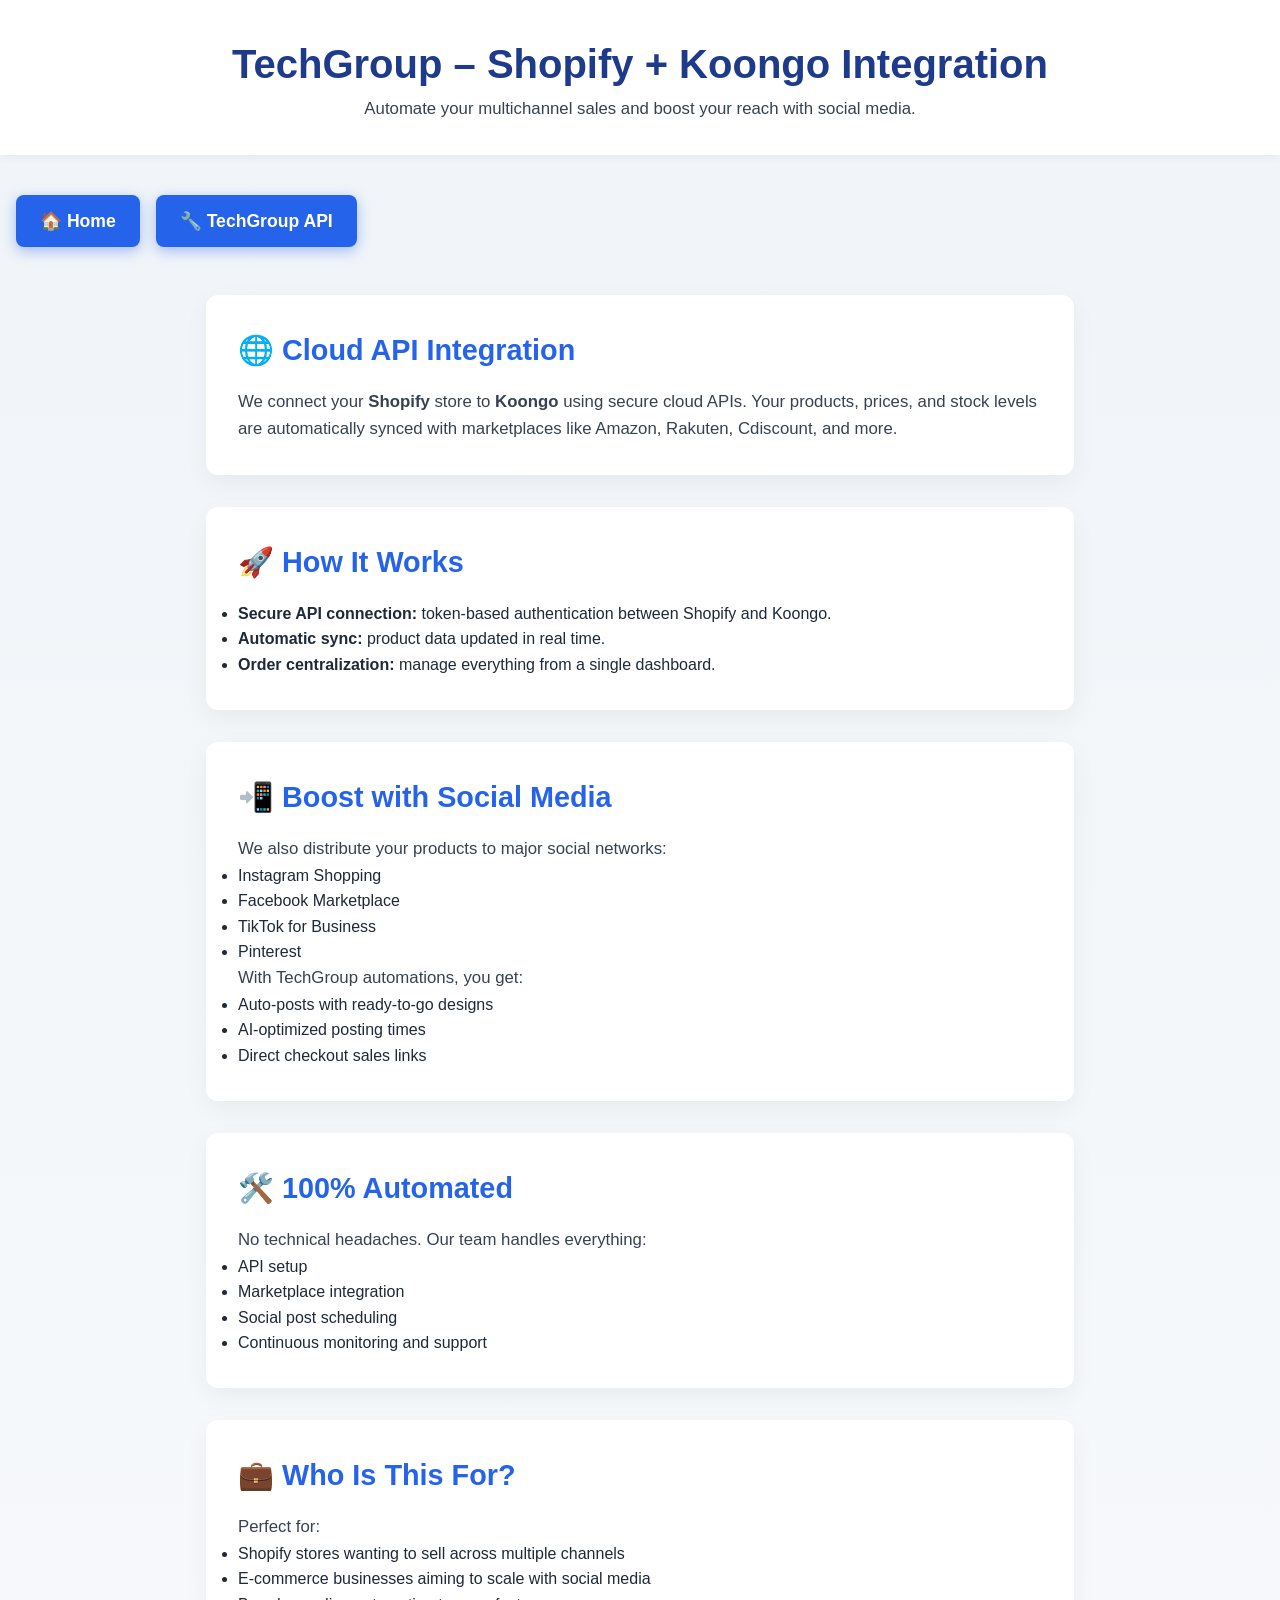
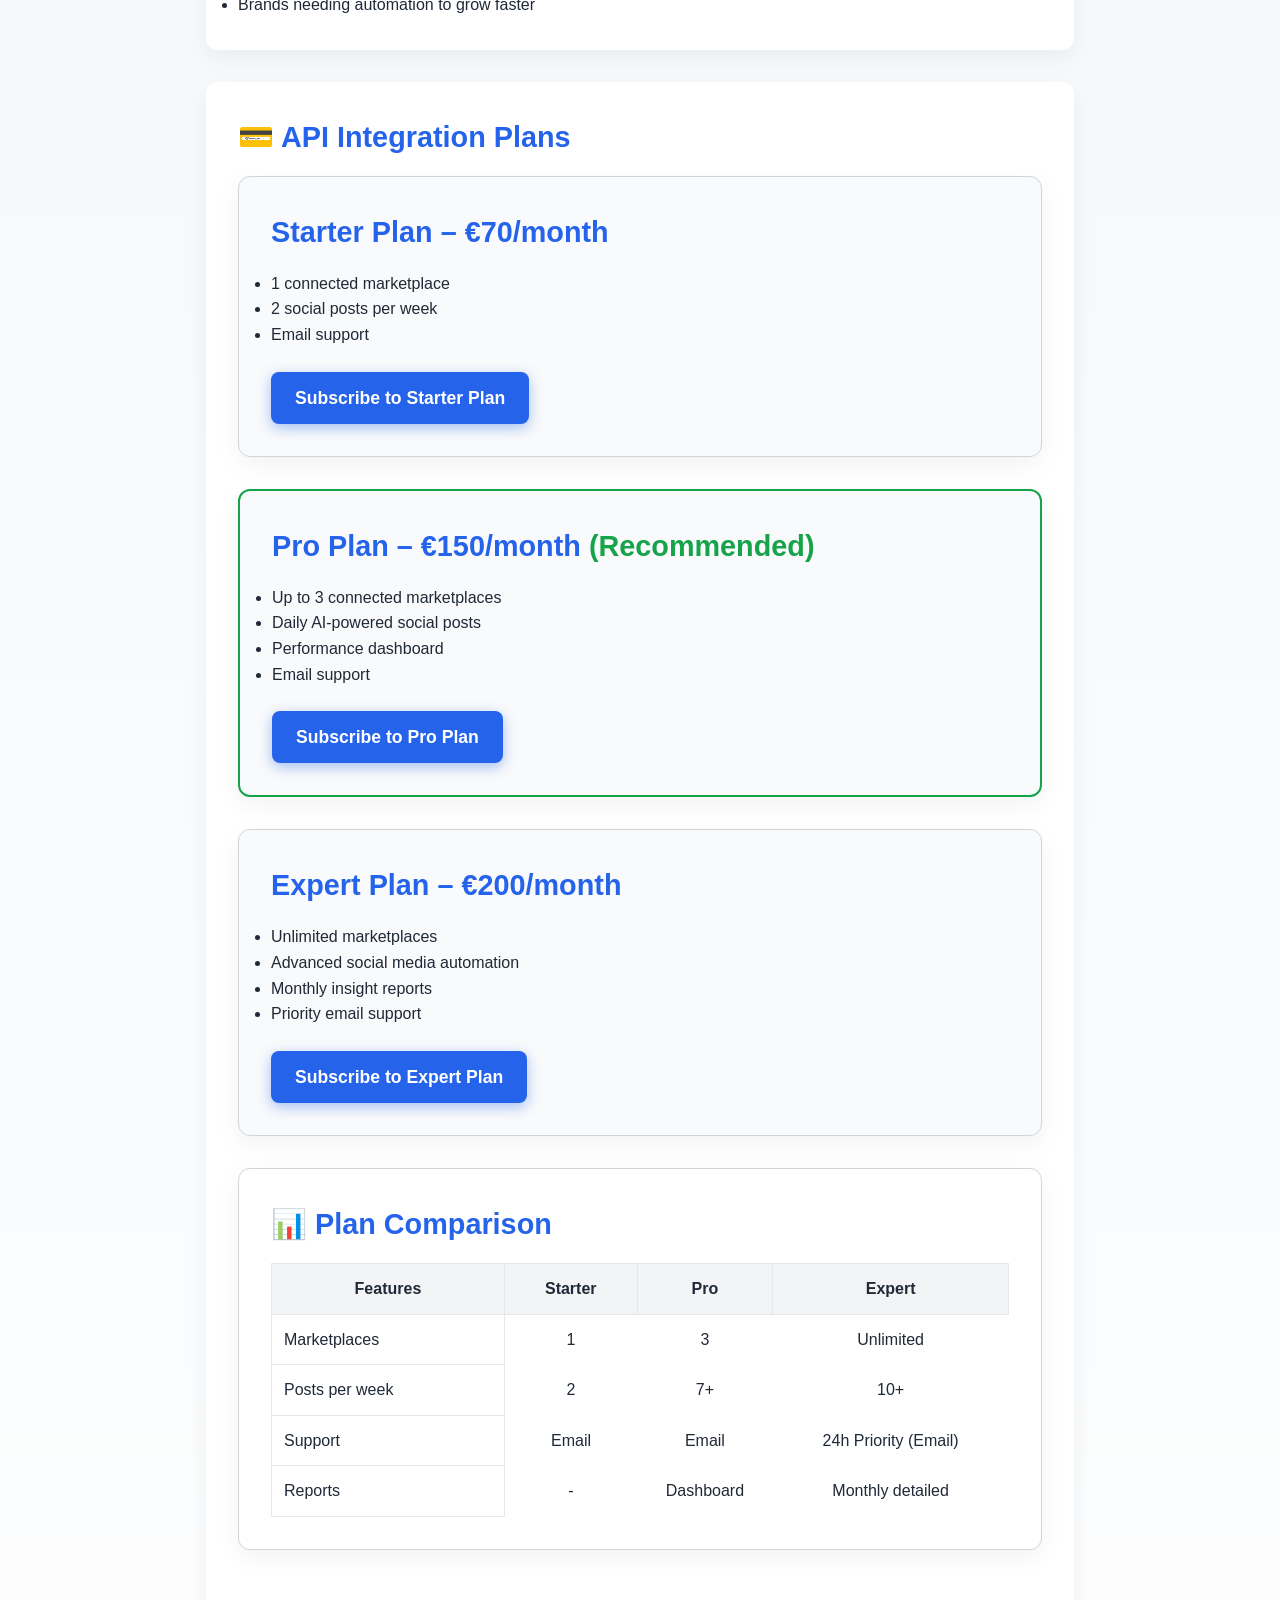
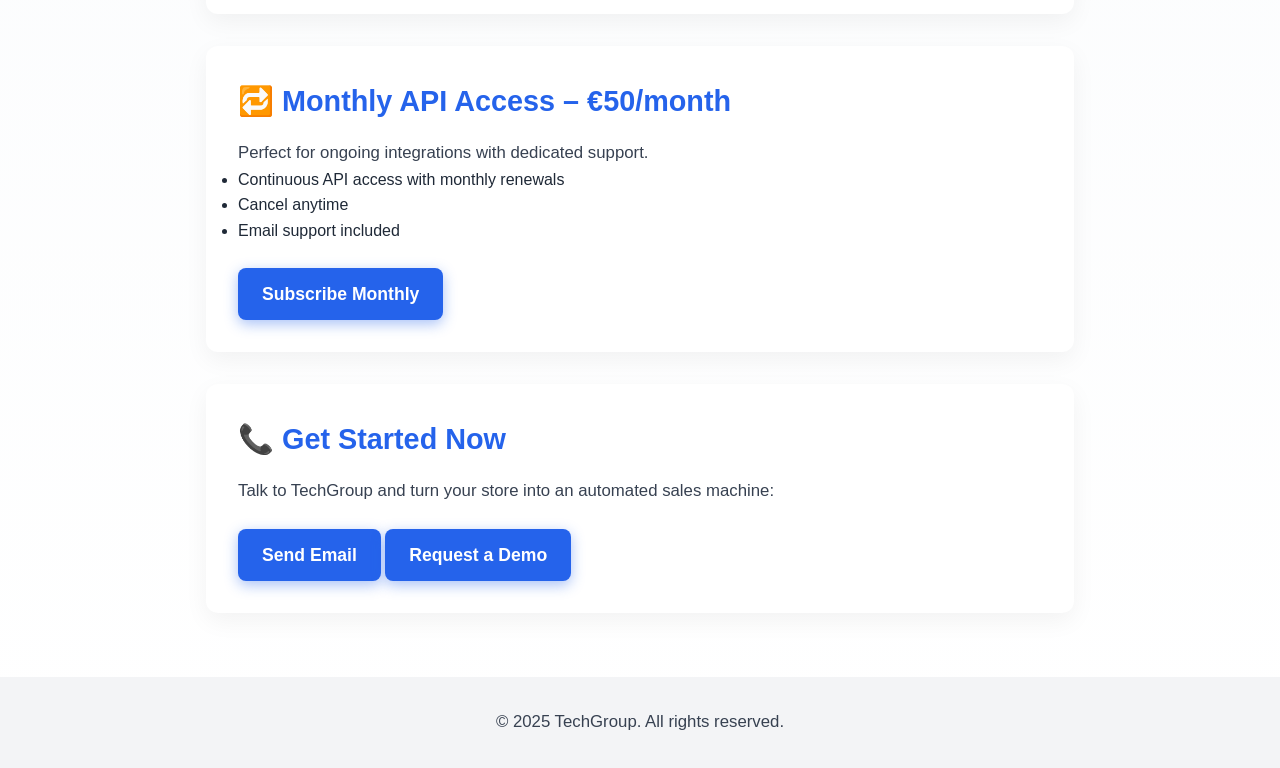
<file: apitechgroup.html>
<!DOCTYPE html>
<html lang="en">
<head>
  <meta charset="UTF-8">
  <meta name="viewport" content="width=device-width, initial-scale=1.0">
  <title>Shopify + Koongo Integration | TechGroup</title>
  <link rel="stylesheet" href="style.css">
</head>
<body>
 <header class="header">
  <h1 class="title">TechGroup – Shopify + Koongo Integration</h1>
  <p>Automate your multichannel sales and boost your reach with social media.</p>
</header>

<nav class="navigation" style="padding: 1rem; display: flex; gap: 1rem;">
  <a href="index.html" class="cta-button">🏠 Home</a>
  <a href="apitechgroup.html" class="cta-button">🔧 TechGroup API</a>
</nav>

<main class="container">
  <section class="section">
    <h2 class="subtitle">🌐 Cloud API Integration</h2>
    <p>We connect your <strong>Shopify</strong> store to <strong>Koongo</strong> using secure cloud APIs. Your products, prices, and stock levels are automatically synced with marketplaces like Amazon, Rakuten, Cdiscount, and more.</p>
  </section>

  <section class="section">
    <h2 class="subtitle">🚀 How It Works</h2>
    <ul>
      <li><strong>Secure API connection:</strong> token-based authentication between Shopify and Koongo.</li>
      <li><strong>Automatic sync:</strong> product data updated in real time.</li>
      <li><strong>Order centralization:</strong> manage everything from a single dashboard.</li>
    </ul>
  </section>

  <section class="section">
    <h2 class="subtitle">📲 Boost with Social Media</h2>
    <p>We also distribute your products to major social networks:</p>
    <ul>
      <li>Instagram Shopping</li>
      <li>Facebook Marketplace</li>
      <li>TikTok for Business</li>
      <li>Pinterest</li>
    </ul>
    <p>With TechGroup automations, you get:</p>
    <ul>
      <li>Auto-posts with ready-to-go designs</li>
      <li>AI-optimized posting times</li>
      <li>Direct checkout sales links</li>
    </ul>
  </section>

  <section class="section">
    <h2 class="subtitle">🛠️ 100% Automated</h2>
    <p>No technical headaches. Our team handles everything:</p>
    <ul>
      <li>API setup</li>
      <li>Marketplace integration</li>
      <li>Social post scheduling</li>
      <li>Continuous monitoring and support</li>
    </ul>
  </section>

  <section class="section">
    <h2 class="subtitle">💼 Who Is This For?</h2>
    <p>Perfect for:</p>
    <ul>
      <li>Shopify stores wanting to sell across multiple channels</li>
      <li>E-commerce businesses aiming to scale with social media</li>
      <li>Brands needing automation to grow faster</li>
    </ul>
  </section>

  <section class="section">
    <h2 class="subtitle">💳 API Integration Plans</h2>

    <div class="section" style="background:#f9fafb; border:1px solid #d1d5db">
      <h3 class="subtitle">Starter Plan – €70/month</h3>
      <ul>
        <li>1 connected marketplace</li>
        <li>2 social posts per week</li>
        <li>Email support</li>
      </ul>
      <a href="https://buy.stripe.com/test_00w5kF3W4g0i08jaoGd7q00" class="cta-button" target="_blank">Subscribe to Starter Plan</a>
    </div>

    <div class="section" style="background:#f9fafb; border:2px solid #16a34a">
      <h3 class="subtitle">Pro Plan – €150/month <span style='color: #16a34a'>(Recommended)</span></h3>
      <ul>
        <li>Up to 3 connected marketplaces</li>
        <li>Daily AI-powered social posts</li>
        <li>Performance dashboard</li>
        <li>Email support</li>
      </ul>
      <a href="https://buy.stripe.com/test_dRmcN70JScO6bR168qd7q02" class="cta-button" target="_blank">Subscribe to Pro Plan</a>
    </div>

    <div class="section" style="background:#f9fafb; border:1px solid #d1d5db">
      <h3 class="subtitle">Expert Plan – €200/month</h3>
      <ul>
        <li>Unlimited marketplaces</li>
        <li>Advanced social media automation</li>
        <li>Monthly insight reports</li>
        <li>Priority email support</li>
      </ul>
      <a href="https://buy.stripe.com/test_3cI6oJ1NW6pIcV5eEWd7q03" class="cta-button" target="_blank">Subscribe to Expert Plan</a>
    </div>

    <div class="section" style="background:#ffffff; border:1px solid #d1d5db">
      <h3 class="subtitle">📊 Plan Comparison</h3>
      <table style="width:100%; border-collapse: collapse;">
        <thead>
          <tr style="background:#f3f4f6">
            <th style="padding: 0.75rem; border: 1px solid #e5e7eb">Features</th>
            <th style="padding: 0.75rem; border: 1px solid #e5e7eb">Starter</th>
            <th style="padding: 0.75rem; border: 1px solid #e5e7eb">Pro</th>
            <th style="padding: 0.75rem; border: 1px solid #e5e7eb">Expert</th>
          </tr>
        </thead>
        <tbody>
          <tr>
            <td style="padding: 0.75rem; border: 1px solid #e5e7eb">Marketplaces</td>
            <td style="text-align: center">1</td>
            <td style="text-align: center">3</td>
            <td style="text-align: center">Unlimited</td>
          </tr>
          <tr>
            <td style="padding: 0.75rem; border: 1px solid #e5e7eb">Posts per week</td>
            <td style="text-align: center">2</td>
            <td style="text-align: center">7+</td>
            <td style="text-align: center">10+</td>
          </tr>
          <tr>
            <td style="padding: 0.75rem; border: 1px solid #e5e7eb">Support</td>
            <td style="text-align: center">Email</td>
            <td style="text-align: center">Email</td>
            <td style="text-align: center">24h Priority (Email)</td>
          </tr>
          <tr>
            <td style="padding: 0.75rem; border: 1px solid #e5e7eb">Reports</td>
            <td style="text-align: center">-</td>
            <td style="text-align: center">Dashboard</td>
            <td style="text-align: center">Monthly detailed</td>
          </tr>
        </tbody>
      </table>
    </div>
  </section>

  <section class="section">
    <h2 class="subtitle">🔁 Monthly API Access – €50/month</h2>
    <p>Perfect for ongoing integrations with dedicated support.</p>
    <ul>
      <li>Continuous API access with monthly renewals</li>
      <li>Cancel anytime</li>
      <li>Email support included</li>
    </ul>
    <a href="https://buy.stripe.com/test_fZu3cxcsA9BU7AL40id7q04" class="cta-button" target="_blank">Subscribe Monthly</a>
  </section>

  <section class="section">
    <h2 class="subtitle">📞 Get Started Now</h2>
    <p>Talk to TechGroup and turn your store into an automated sales machine:</p>
    <a href="mailto:techgrupus@gmail.com" class="cta-button">Send Email</a>
    <a href="mailto:techgrupus@gmail.com" class="cta-button">Request a Demo</a>
  </section>
</main>

<footer class="footer">
  <p>&copy; 2025 TechGroup. All rights reserved.</p>
</footer>
</body>
</html>
</file>
<file: style.css>
/* Reset básico */
* {
    margin: 0;
    padding: 0;
    box-sizing: border-box;
  }
  
  body {
    font-family: 'Segoe UI', sans-serif;
    background: linear-gradient(180deg, #f0f4f8, #ffffff);
    color: #1f2937;
    line-height: 1.6;
    scroll-behavior: smooth;
  }
  
  /* Cabeçalho */
  .header {
    background-color: #ffffff;
    padding: 2rem 1rem;
    box-shadow: 0 2px 10px rgba(0, 0, 0, 0.05);
    text-align: center;
  }
  
  .title {
    font-size: 2.5rem;
    font-weight: 700;
    color: #1e3a8a;
  }
  
  /* Container principal */
  .container {
    max-width: 900px;
    margin: auto;
    padding: 2rem 1rem;
    animation: fadeIn 1.2s ease;
  }
  
  /* Seções */
  .section {
    background-color: #ffffff;
    border-radius: 12px;
    padding: 2rem;
    margin-bottom: 2rem;
    box-shadow: 0 8px 24px rgba(0, 0, 0, 0.05);
    transition: transform 0.3s ease;
  }
  
  .section:hover {
    transform: translateY(-5px);
  }
  
  .subtitle {
    font-size: 1.8rem;
    color: #2563eb;
    margin-bottom: 1rem;
  }
  
  p {
    font-size: 1.05rem;
    color: #374151;
  }
  
  /* Footer */
  .footer {
    text-align: center;
    padding: 2rem 1rem;
    color: #6b7280;
    background-color: #f3f4f6;
  }
  
  /* Animações */
  @keyframes fadeIn {
    from {
      opacity: 0;
      transform: translateY(10px);
    }
    to {
      opacity: 1;
      transform: translateY(0);
    }
  }
  .cta-button {
    display: inline-block;
    margin-top: 1.5rem;
    padding: 0.75rem 1.5rem;
    font-size: 1.1rem;
    font-weight: 600;
    color: white;
    background-color: #2563eb; /* Bleu dynamique */
    border-radius: 8px;
    text-decoration: none;
    box-shadow: 0 4px 14px rgba(37, 99, 235, 0.4);
    transition: background-color 0.3s ease, transform 0.2s ease;
  }
  
  .cta-button:hover {
    background-color: #1e40af;
    transform: scale(1.05);
  }

  /* Formulaire de contact */
form {
    max-width: 600px;
    margin: auto;
    padding-top: 1rem;
  }
  
  label {
    font-weight: 600;
    color: #1f2937;
  }
  
  input[type="text"],
  input[type="email"],
  textarea {
    width: 100%;
    padding: 0.75rem;
    margin-top: 0.25rem;
    margin-bottom: 1rem;
    border: 1px solid #d1d5db;
    border-radius: 8px;
    font-size: 1rem;
    background-color: #f9fafb;
  }
  
  input:focus,
  textarea:focus {
    outline: none;
    border-color: #2563eb;
    box-shadow: 0 0 0 2px rgba(37, 99, 235, 0.3);
  }
  
  /* Suavizar rolagem para o formulário */
  html {
    scroll-behavior: smooth;
  }
/* Links sociaux */
.social-links {
    display: flex;
    justify-content: center;
    gap: 2rem;
    margin-top: 1.5rem;
  }
  
  .social-link {
    font-size: 1.1rem;
    color: #2563eb;
    text-decoration: none;
    font-weight: 600;
    display: flex;
    align-items: center;
    transition: color 0.3s ease;
  }
  
  .social-link i {
    margin-right: 0.5rem; /* Space between icon and text */
  }
  
  .social-link:hover {
    color: #1e40af;
  }
  
  .floating-button {
    position: fixed;
    bottom: 20px;
    right: 20px;
    background-color: #2563eb;
    color: white;
    border-radius: 50%;
    width: 60px;
    height: 60px;
    display: flex;
    align-items: center;
    justify-content: center;
    font-size: 24px;
    box-shadow: 0 4px 8px rgba(0, 0, 0, 0.2);
    z-index: 1000;
    cursor: pointer;
  }

  .contact-menu {
    position: fixed;
    bottom: 90px;
    right: 20px;
    background: white;
    border-radius: 12px;
    box-shadow: 0 4px 12px rgba(0, 0, 0, 0.15);
    display: none;
    flex-direction: column;
    padding: 10px;
    z-index: 1000;
  }

  .contact-menu a {
    display: flex;
    align-items: center;
    gap: 8px;
    padding: 8px;
    text-decoration: none;
    color: #1f2937;
    font-size: 14px;
  }

  .contact-menu a:hover {
    background: #f3f4f6;
    border-radius: 8px;
  }

  .chart-container canvas {
    width: 100% !important;
    max-width: 500px;
    height: auto !important;
    margin-top: 10px;
    border-radius: 8px;
  }
</file>
